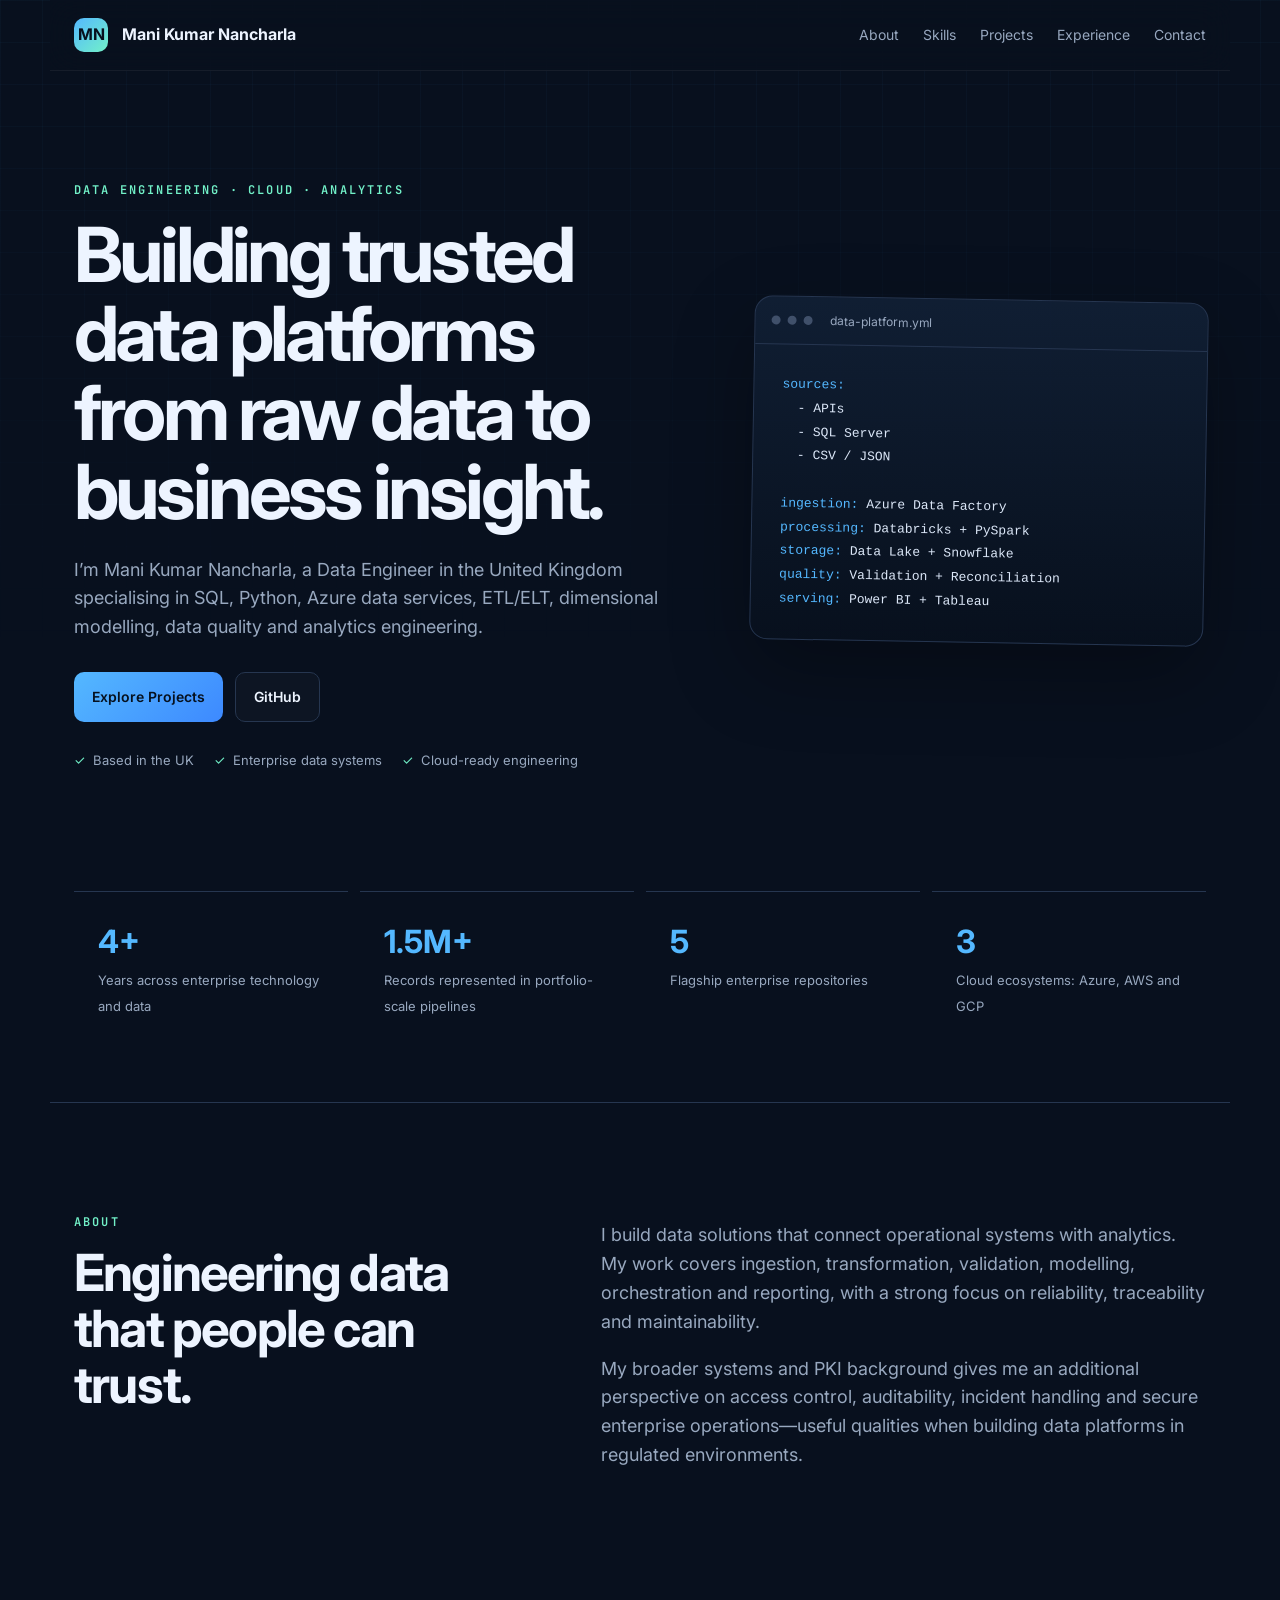
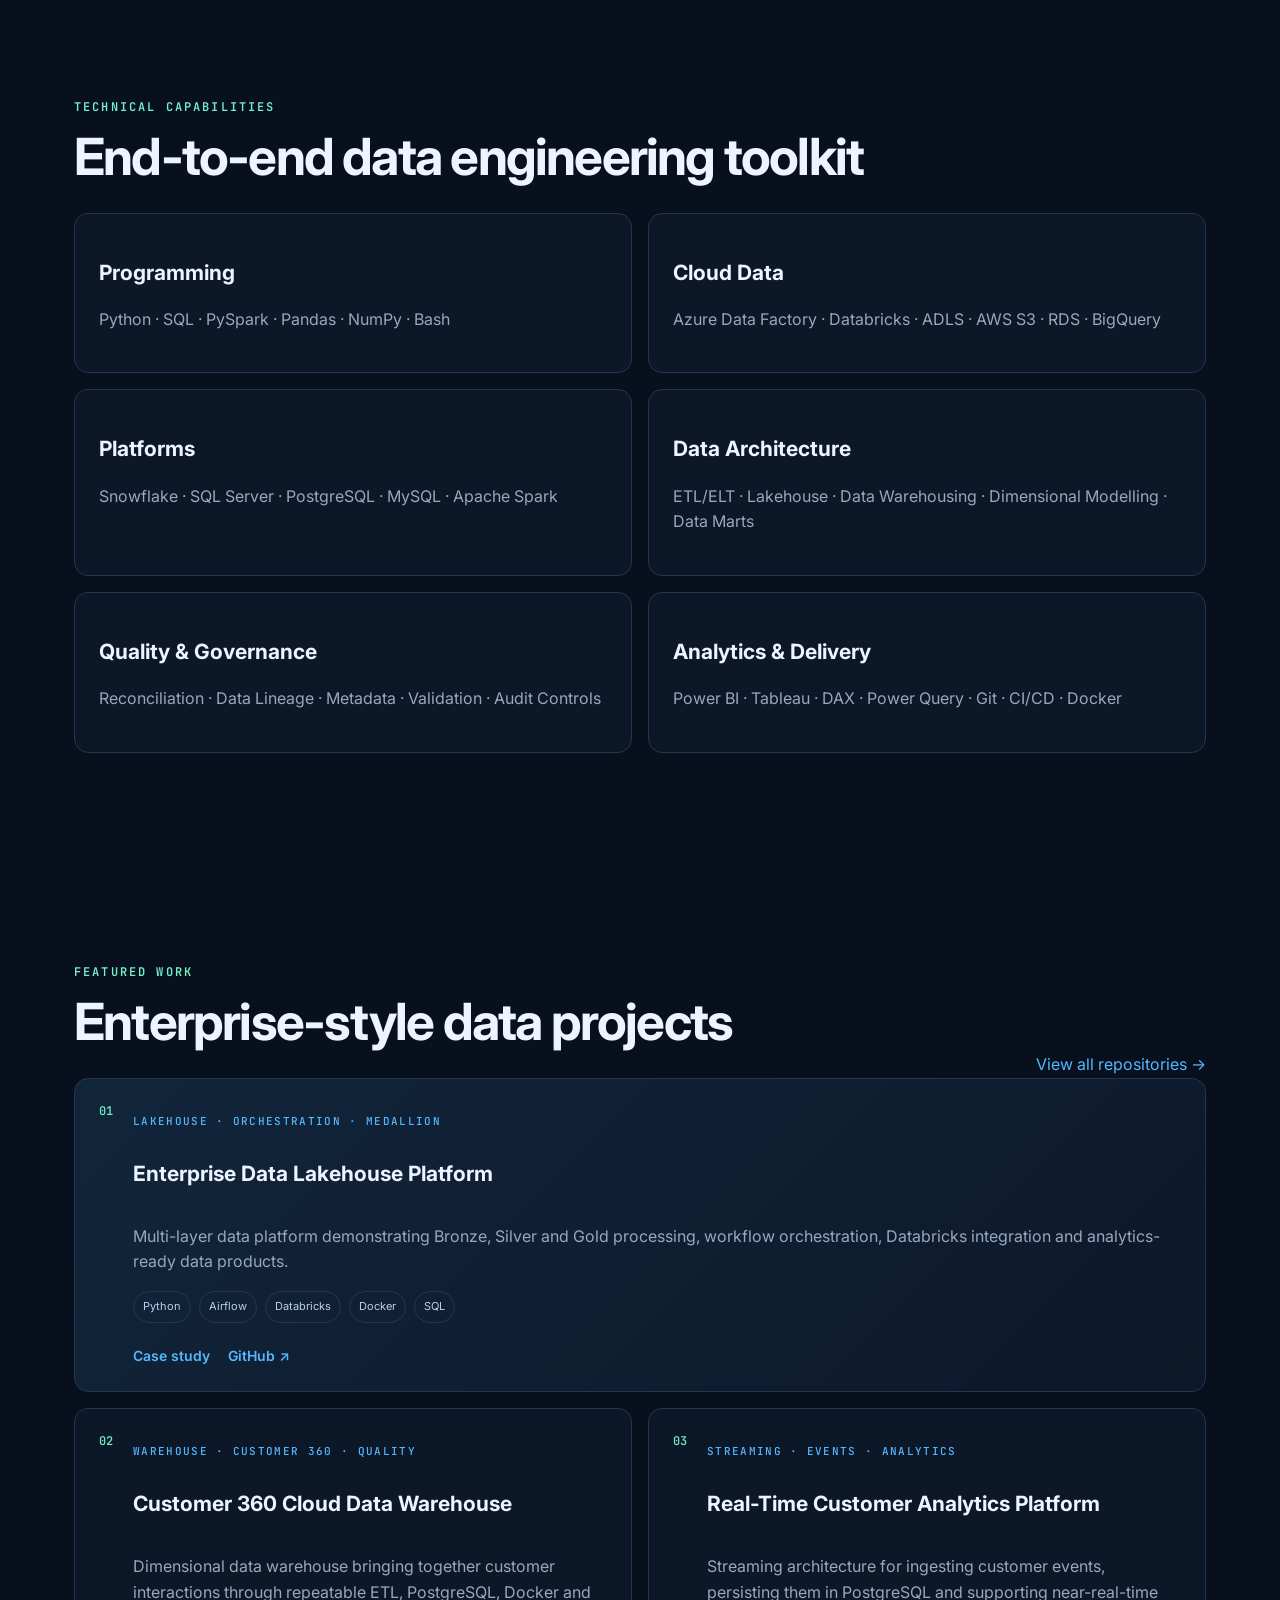
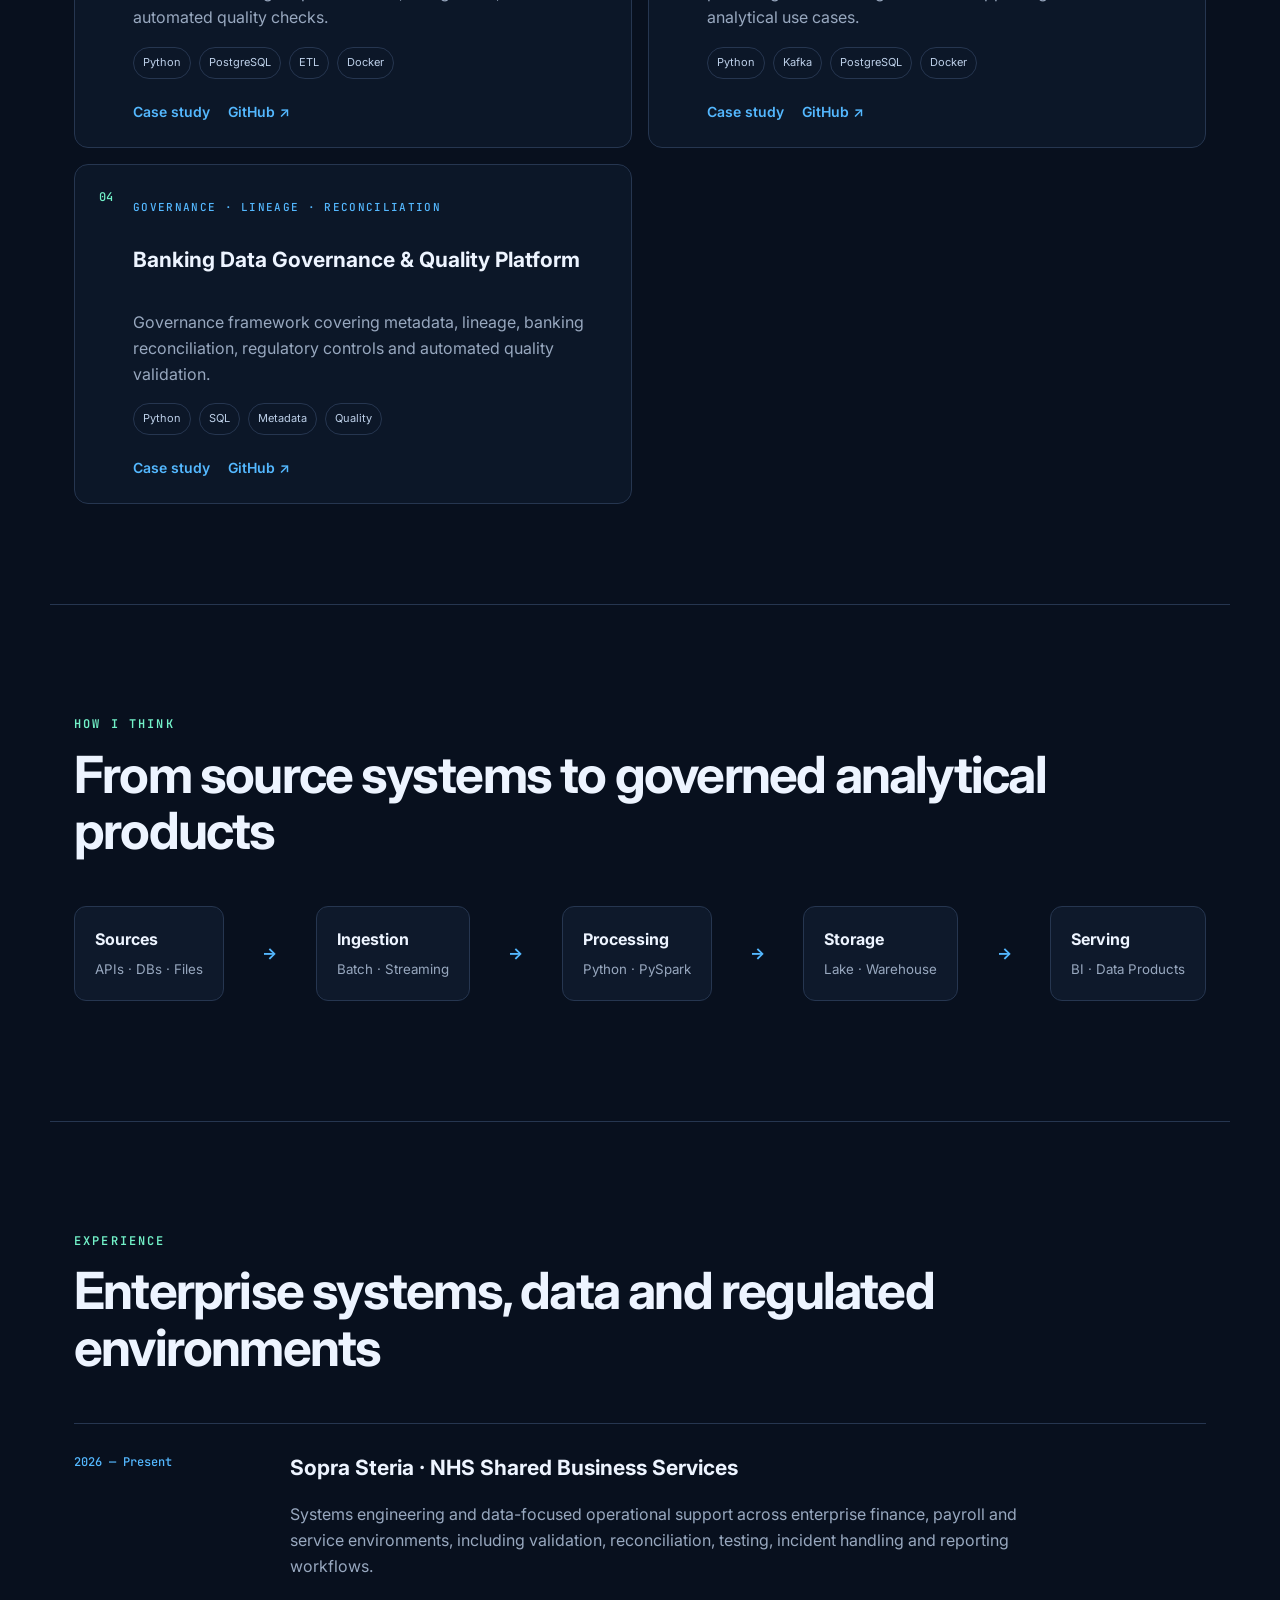
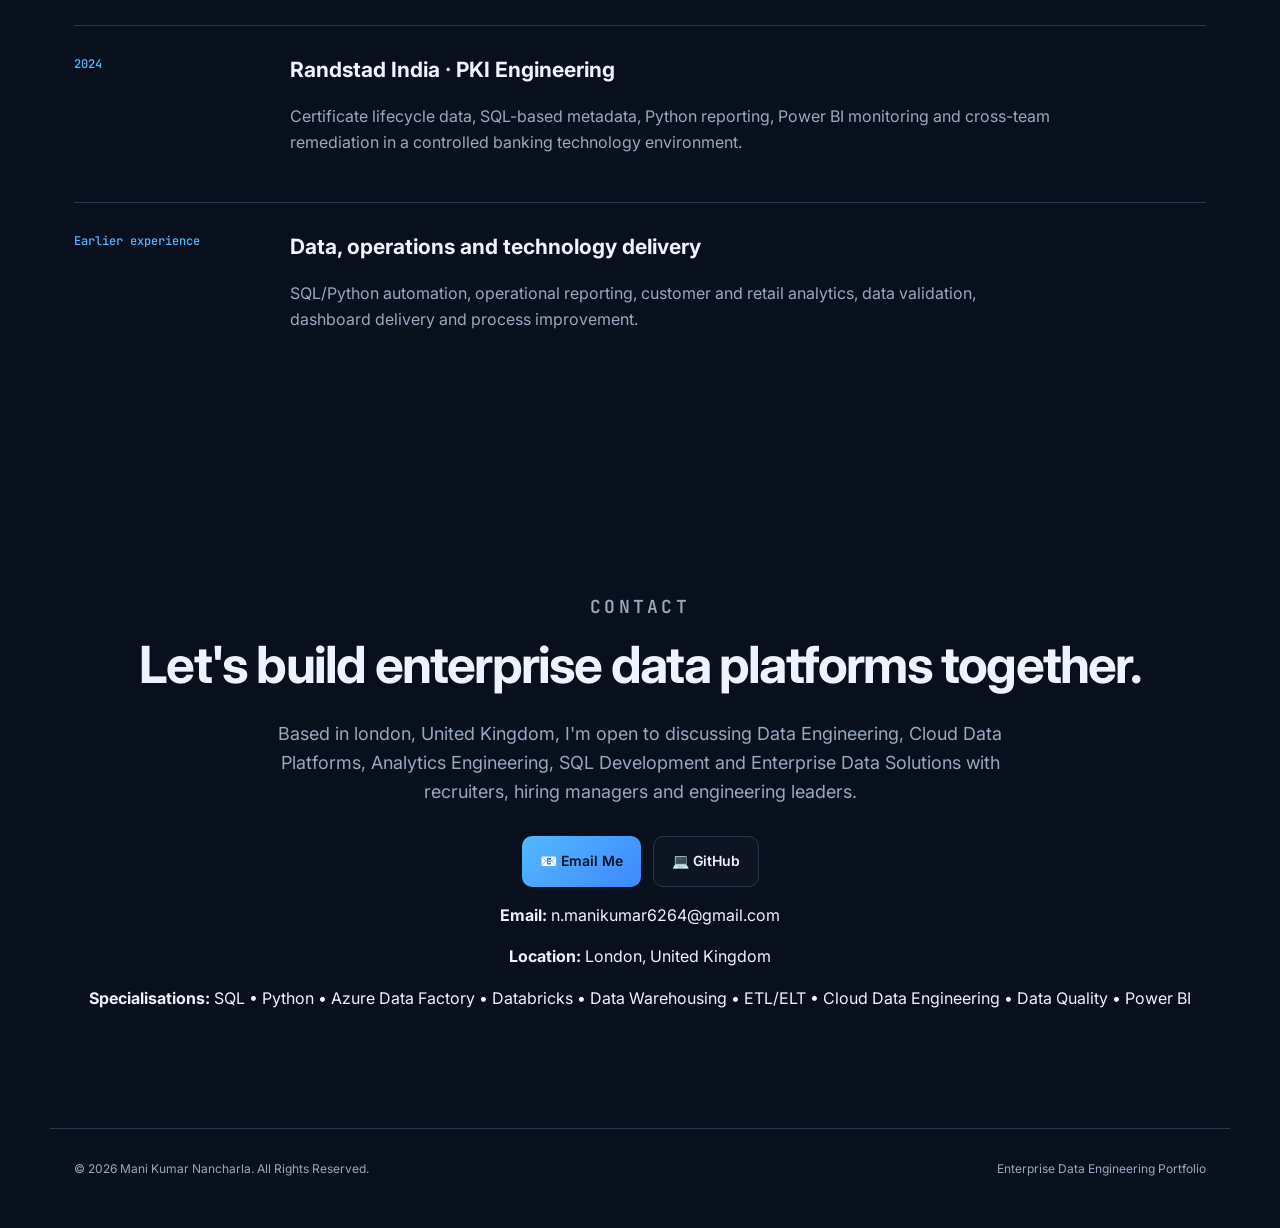
<file: index.html>
<!DOCTYPE html>
<html lang="en">
<head>
  <meta charset="UTF-8" />
  <meta name="viewport" content="width=device-width, initial-scale=1.0" />
  <meta name="description" content="Mani Kumar Nancharla — Data Engineer building cloud data platforms, ETL pipelines, data warehouses and real-time analytics solutions." />
  <meta name="keywords" content="Data Engineer, SQL Developer, ETL Developer, Azure Data Engineer, PySpark, Databricks, Snowflake, Power BI" />
  <meta name="author" content="Mani Kumar Nancharla" />
  <meta property="og:title" content="Mani Kumar Nancharla | Data Engineering Portfolio" />
  <meta property="og:description" content="Enterprise data platforms, ETL pipelines, data warehousing, governance and real-time analytics." />
  <meta property="og:type" content="website" />
  <title>Mani Kumar Nancharla | Data Engineer</title>
  <link rel="preconnect" href="https://fonts.googleapis.com">
  <link rel="preconnect" href="https://fonts.gstatic.com" crossorigin>
  <link href="https://fonts.googleapis.com/css2?family=Inter:wght@400;500;600;700;800&family=JetBrains+Mono:wght@500&display=swap" rel="stylesheet">
  <link rel="stylesheet" href="assets/styles.css" />
</head>
<body>
  <div class="grid-bg"></div>
  <header class="site-header">
    <a class="brand" href="#top"><span>MN</span> Mani Kumar Nancharla</a>
    <button class="menu-button" aria-label="Open menu">☰</button>
    <nav>
      <a href="#about">About</a><a href="#skills">Skills</a><a href="#projects">Projects</a><a href="#experience">Experience</a><a href="#contact">Contact</a>
    </nav>
  </header>

  <main id="top">
    <section class="hero section">
      <div class="hero-copy">
        <p class="eyebrow">DATA ENGINEERING · CLOUD · ANALYTICS</p>
        <h1>Building trusted data platforms from raw data to business insight.</h1>
        <p class="hero-text">I’m Mani Kumar Nancharla, a Data Engineer in the United Kingdom specialising in SQL, Python, Azure data services, ETL/ELT, dimensional modelling, data quality and analytics engineering.</p>
        <div class="cta-row">
          <a class="button primary" href="#projects">Explore Projects</a>
          <a class="button" href="https://github.com/Mani5920" target="_blank" rel="noreferrer">GitHub</a>
        </div>
        <div class="trust-row">
          <span>Based in the UK</span><span>Enterprise data systems</span><span>Cloud-ready engineering</span>
        </div>
      </div>
      <div class="pipeline-card" aria-label="Data pipeline diagram">
        <div class="terminal-head"><i></i><i></i><i></i><span>data-platform.yml</span></div>
        <pre><code><span class="muted">sources:</span>
  - APIs
  - SQL Server
  - CSV / JSON

<span class="muted">ingestion:</span> Azure Data Factory
<span class="muted">processing:</span> Databricks + PySpark
<span class="muted">storage:</span> Data Lake + Snowflake
<span class="muted">quality:</span> Validation + Reconciliation
<span class="muted">serving:</span> Power BI + Tableau</code></pre>
      </div>
    </section>

    <section class="metrics section compact">
      <article><strong>4+</strong><span>Years across enterprise technology and data</span></article>
      <article><strong>1.5M+</strong><span>Records represented in portfolio-scale pipelines</span></article>
      <article><strong>5</strong><span>Flagship enterprise repositories</span></article>
      <article><strong>3</strong><span>Cloud ecosystems: Azure, AWS and GCP</span></article>
    </section>

    <section id="about" class="section split-section">
      <div><p class="eyebrow">ABOUT</p><h2>Engineering data that people can trust.</h2></div>
      <div class="body-copy"><p>I build data solutions that connect operational systems with analytics. My work covers ingestion, transformation, validation, modelling, orchestration and reporting, with a strong focus on reliability, traceability and maintainability.</p><p>My broader systems and PKI background gives me an additional perspective on access control, auditability, incident handling and secure enterprise operations—useful qualities when building data platforms in regulated environments.</p></div>
    </section>

    <section id="skills" class="section">
      <p class="eyebrow">TECHNICAL CAPABILITIES</p><h2>End-to-end data engineering toolkit</h2>
      <div class="skill-grid">
        <article><h3>Programming</h3><p>Python · SQL · PySpark · Pandas · NumPy · Bash</p></article>
        <article><h3>Cloud Data</h3><p>Azure Data Factory · Databricks · ADLS · AWS S3 · RDS · BigQuery</p></article>
        <article><h3>Platforms</h3><p>Snowflake · SQL Server · PostgreSQL · MySQL · Apache Spark</p></article>
        <article><h3>Data Architecture</h3><p>ETL/ELT · Lakehouse · Data Warehousing · Dimensional Modelling · Data Marts</p></article>
        <article><h3>Quality & Governance</h3><p>Reconciliation · Data Lineage · Metadata · Validation · Audit Controls</p></article>
        <article><h3>Analytics & Delivery</h3><p>Power BI · Tableau · DAX · Power Query · Git · CI/CD · Docker</p></article>
      </div>
    </section>

    <section id="projects" class="section">
      <div class="section-heading"><div><p class="eyebrow">FEATURED WORK</p><h2>Enterprise-style data projects</h2></div><a href="https://github.com/Mani5920?tab=repositories" target="_blank" rel="noreferrer">View all repositories →</a></div>
      <div class="project-grid">
        <article class="project-card featured">
          <span class="project-number">01</span><div class="project-content"><p class="tagline">LAKEHOUSE · ORCHESTRATION · MEDALLION</p><h3>Enterprise Data Lakehouse Platform</h3><p>Multi-layer data platform demonstrating Bronze, Silver and Gold processing, workflow orchestration, Databricks integration and analytics-ready data products.</p><div class="tags"><span>Python</span><span>Airflow</span><span>Databricks</span><span>Docker</span><span>SQL</span></div><div class="links"><a href="projects/lakehouse.html">Case study</a><a href="https://github.com/Mani5920/Enterprise-Data-Lakehouse-Platform" target="_blank" rel="noreferrer">GitHub ↗</a></div></div>
        </article>
        <article class="project-card"><span class="project-number">02</span><div class="project-content"><p class="tagline">WAREHOUSE · CUSTOMER 360 · QUALITY</p><h3>Customer 360 Cloud Data Warehouse</h3><p>Dimensional data warehouse bringing together customer interactions through repeatable ETL, PostgreSQL, Docker and automated quality checks.</p><div class="tags"><span>Python</span><span>PostgreSQL</span><span>ETL</span><span>Docker</span></div><div class="links"><a href="projects/customer360.html">Case study</a><a href="https://github.com/Mani5920/Customer-360-cloud-data-warehouse" target="_blank" rel="noreferrer">GitHub ↗</a></div></div></article>
        <article class="project-card"><span class="project-number">03</span><div class="project-content"><p class="tagline">STREAMING · EVENTS · ANALYTICS</p><h3>Real-Time Customer Analytics Platform</h3><p>Streaming architecture for ingesting customer events, persisting them in PostgreSQL and supporting near-real-time analytical use cases.</p><div class="tags"><span>Python</span><span>Kafka</span><span>PostgreSQL</span><span>Docker</span></div><div class="links"><a href="projects/realtime.html">Case study</a><a href="https://github.com/Mani5920/Real-Time-Customer-Analytics-Platform" target="_blank" rel="noreferrer">GitHub ↗</a></div></div></article>
        <article class="project-card"><span class="project-number">04</span><div class="project-content"><p class="tagline">GOVERNANCE · LINEAGE · RECONCILIATION</p><h3>Banking Data Governance & Quality Platform</h3><p>Governance framework covering metadata, lineage, banking reconciliation, regulatory controls and automated quality validation.</p><div class="tags"><span>Python</span><span>SQL</span><span>Metadata</span><span>Quality</span></div><div class="links"><a href="projects/governance.html">Case study</a><a href="https://github.com/Mani5920/Enterprise-banking-data-governance-quality-platform" target="_blank" rel="noreferrer">GitHub ↗</a></div></div></article>
      </div>
    </section>

    <section class="section architecture">
      <p class="eyebrow">HOW I THINK</p><h2>From source systems to governed analytical products</h2>
      <div class="flow"><div>Sources<small>APIs · DBs · Files</small></div><b>→</b><div>Ingestion<small>Batch · Streaming</small></div><b>→</b><div>Processing<small>Python · PySpark</small></div><b>→</b><div>Storage<small>Lake · Warehouse</small></div><b>→</b><div>Serving<small>BI · Data Products</small></div></div>
    </section>

    <section id="experience" class="section">
      <p class="eyebrow">EXPERIENCE</p><h2>Enterprise systems, data and regulated environments</h2>
      <div class="timeline">
        <article><time>2026 — Present</time><div><h3>Sopra Steria · NHS Shared Business Services</h3><p>Systems engineering and data-focused operational support across enterprise finance, payroll and service environments, including validation, reconciliation, testing, incident handling and reporting workflows.</p></div></article>
        <article><time>2024</time><div><h3>Randstad India · PKI Engineering</h3><p>Certificate lifecycle data, SQL-based metadata, Python reporting, Power BI monitoring and cross-team remediation in a controlled banking technology environment.</p></div></article>
        <article><time>Earlier experience</time><div><h3>Data, operations and technology delivery</h3><p>SQL/Python automation, operational reporting, customer and retail analytics, data validation, dashboard delivery and process improvement.</p></div></article>
      </div>
    </section>

    <section id="contact" class="section contact-section">

  <p class="eyebrow">CONTACT</p>

  <h2>Let's build enterprise data platforms together.</h2>

  <p>
    Based in london, United Kingdom, I'm open to discussing
    Data Engineering, Cloud Data Platforms, Analytics Engineering,
    SQL Development and Enterprise Data Solutions with recruiters,
    hiring managers and engineering leaders.
  </p>

  <div class="cta-row">

    <a class="button primary"
       href="mailto:n.manikumar6264@gmail.com">
       📧 Email Me
    </a>

    <a class="button"
       href="https://github.com/Mani5920"
       target="_blank"
       rel="noreferrer">
       💻 GitHub
    </a>

  </div>

  <div class="contact-details">

    <p><strong>Email:</strong> n.manikumar6264@gmail.com</p>

    <p><strong>Location:</strong> London, United Kingdom</p>

    <p><strong>Specialisations:</strong> SQL • Python • Azure Data Factory • Databricks • Data Warehousing • ETL/ELT • Cloud Data Engineering • Data Quality • Power BI</p>

  </div>

</section>
  </main>

  <footer>

<span>
© 2026 Mani Kumar Nancharla. All Rights Reserved.
</span>

<span>
Enterprise Data Engineering Portfolio
</span>

</footer>
  <script src="assets/script.js"></script>
</body>
</html>
</file>
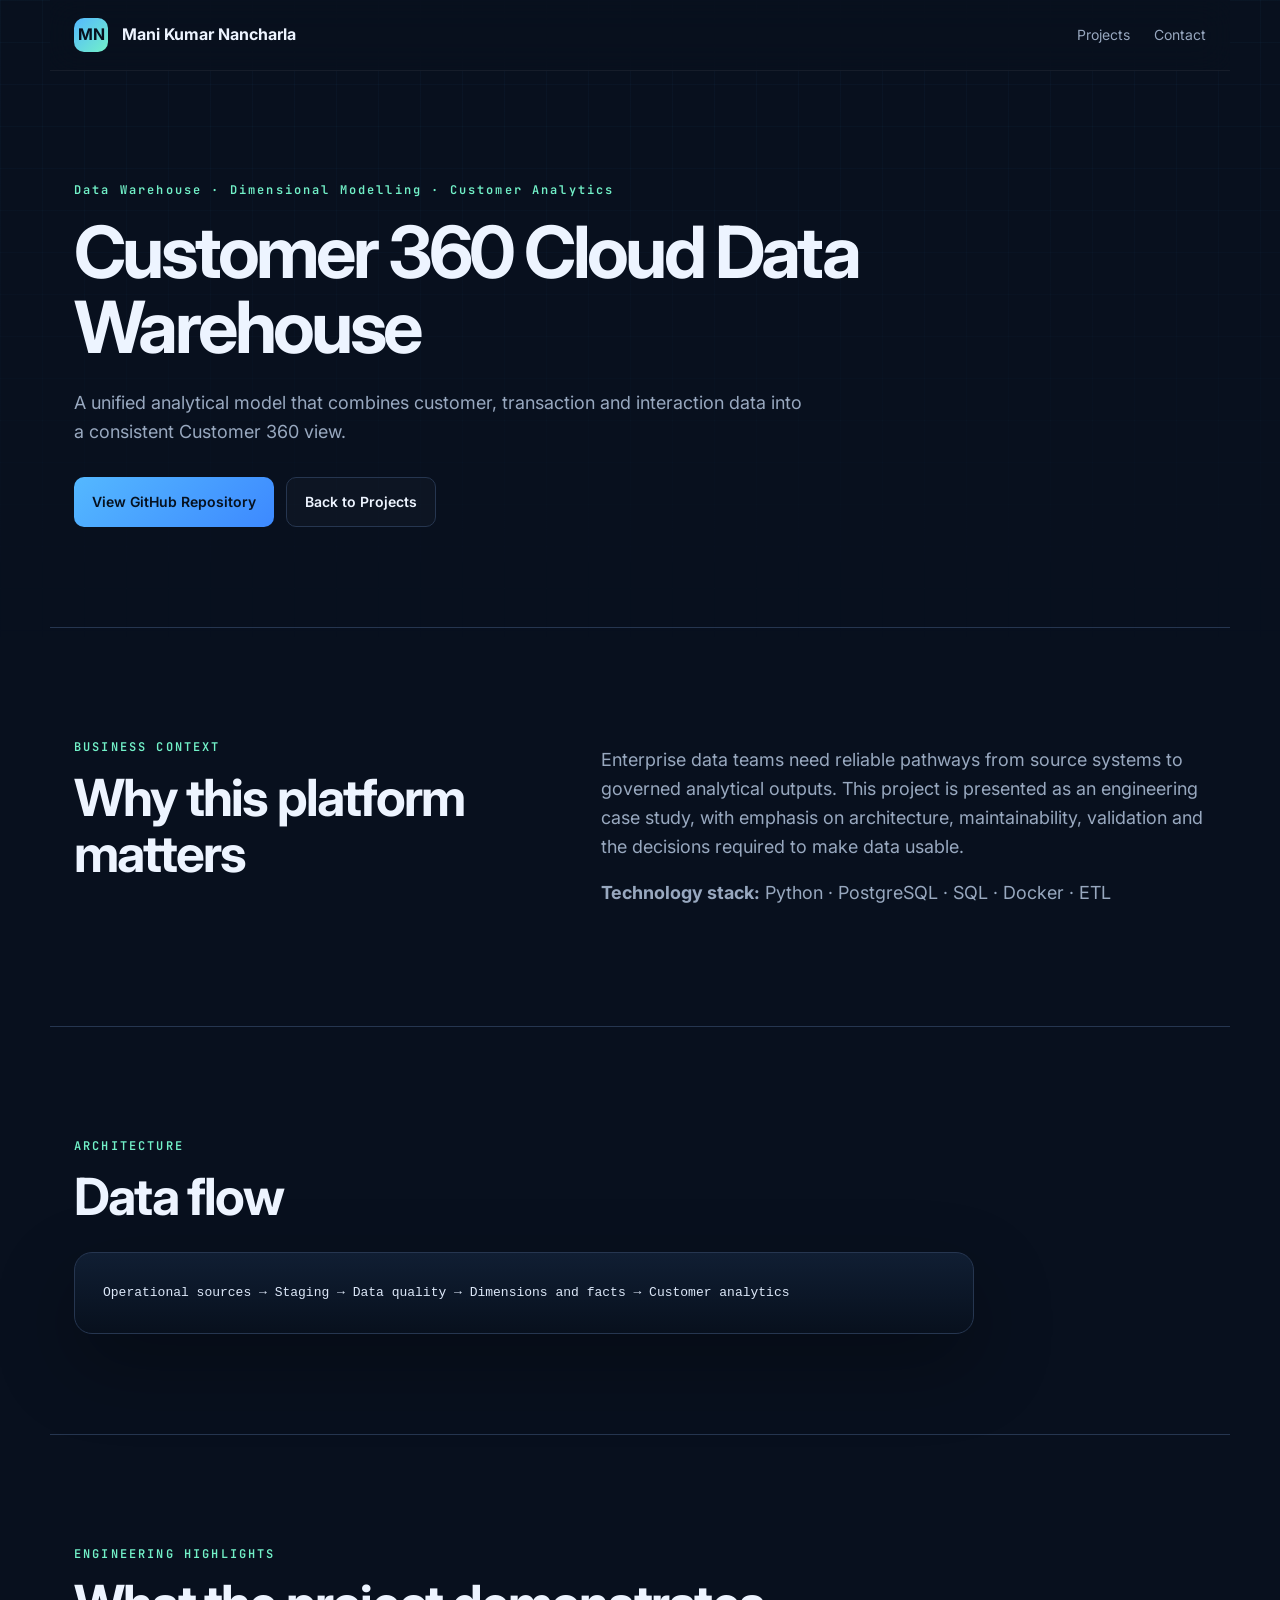
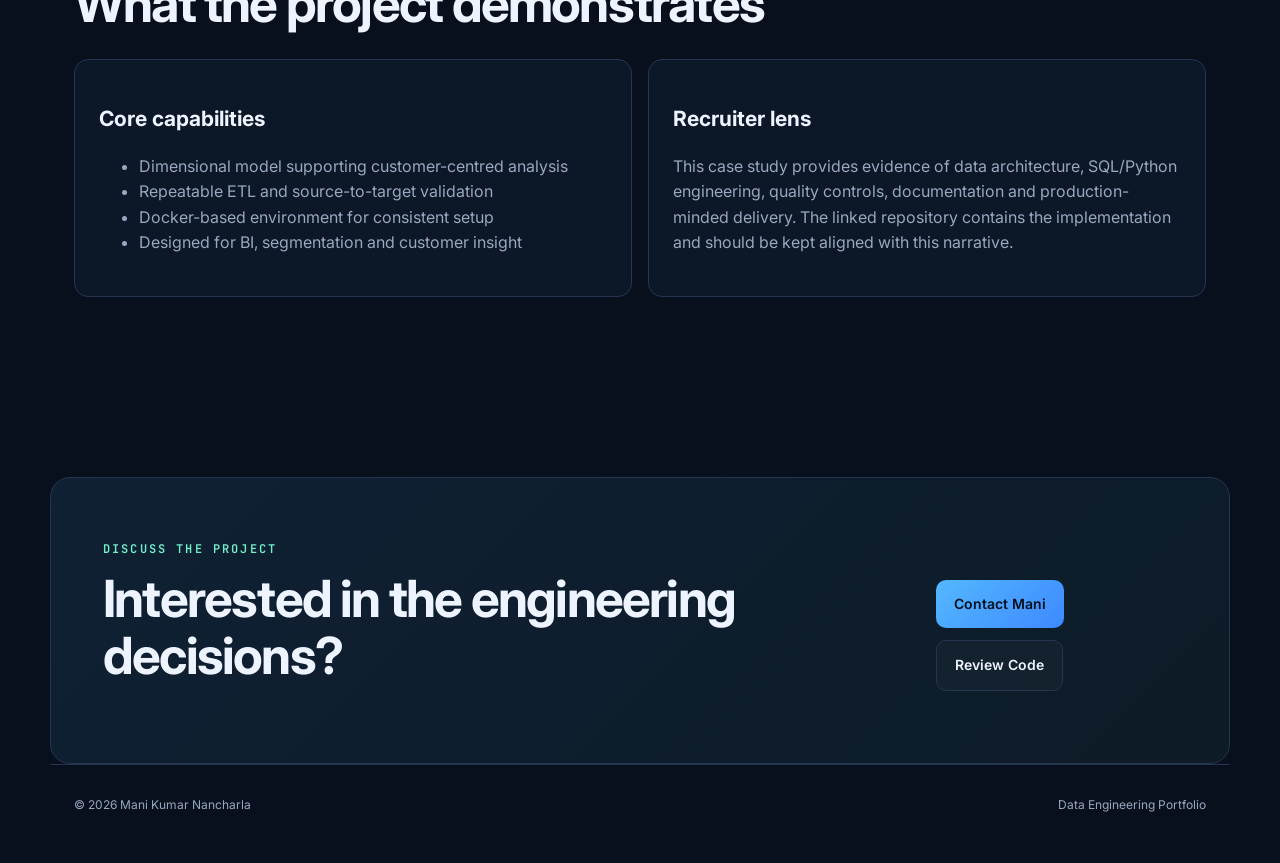
<file: projects/customer360.html>
<!DOCTYPE html><html lang="en"><head><meta charset="UTF-8"><meta name="viewport" content="width=device-width,initial-scale=1"><title>Customer 360 Cloud Data Warehouse | Mani Kumar Nancharla</title><link rel="preconnect" href="https://fonts.googleapis.com"><link rel="preconnect" href="https://fonts.gstatic.com" crossorigin><link href="https://fonts.googleapis.com/css2?family=Inter:wght@400;500;600;700;800&family=JetBrains+Mono:wght@500&display=swap" rel="stylesheet"><link rel="stylesheet" href="../assets/styles.css"></head><body><div class="grid-bg"></div><header class="site-header"><a class="brand" href="../index.html"><span>MN</span> Mani Kumar Nancharla</a><nav><a href="../index.html#projects">Projects</a><a href="../index.html#contact">Contact</a></nav></header><main><section class="section"><p class="eyebrow">Data Warehouse · Dimensional Modelling · Customer Analytics</p><h1 style="font-size:clamp(42px,6vw,72px);max-width:950px">Customer 360 Cloud Data Warehouse</h1><p class="hero-text">A unified analytical model that combines customer, transaction and interaction data into a consistent Customer 360 view.</p><div class="cta-row"><a class="button primary" href="https://github.com/Mani5920/Customer-360-cloud-data-warehouse" target="_blank">View GitHub Repository</a><a class="button" href="../index.html#projects">Back to Projects</a></div></section><section class="section split-section"><div><p class="eyebrow">BUSINESS CONTEXT</p><h2>Why this platform matters</h2></div><div class="body-copy"><p>Enterprise data teams need reliable pathways from source systems to governed analytical outputs. This project is presented as an engineering case study, with emphasis on architecture, maintainability, validation and the decisions required to make data usable.</p><p><strong>Technology stack:</strong> Python · PostgreSQL · SQL · Docker · ETL</p></div></section><section class="section architecture"><p class="eyebrow">ARCHITECTURE</p><h2>Data flow</h2><div class="pipeline-card" style="transform:none;max-width:900px"><pre><code>Operational sources → Staging → Data quality → Dimensions and facts → Customer analytics</code></pre></div></section><section class="section"><p class="eyebrow">ENGINEERING HIGHLIGHTS</p><h2>What the project demonstrates</h2><div class="skill-grid"><article><h3>Core capabilities</h3><ul style="color:var(--muted)"><li>Dimensional model supporting customer-centred analysis</li><li>Repeatable ETL and source-to-target validation</li><li>Docker-based environment for consistent setup</li><li>Designed for BI, segmentation and customer insight</li></ul></article><article><h3>Recruiter lens</h3><p>This case study provides evidence of data architecture, SQL/Python engineering, quality controls, documentation and production-minded delivery. The linked repository contains the implementation and should be kept aligned with this narrative.</p></article></div></section><section class="section resume-panel"><div><p class="eyebrow">DISCUSS THE PROJECT</p><h2>Interested in the engineering decisions?</h2></div><div class="cta-row"><a class="button primary" href="mailto:nmanikumar5920@gmail.com">Contact Mani</a><a class="button" href="https://github.com/Mani5920/Customer-360-cloud-data-warehouse" target="_blank">Review Code</a></div></section></main><footer><span>© 2026 Mani Kumar Nancharla</span><span>Data Engineering Portfolio</span></footer></body></html>
</file>
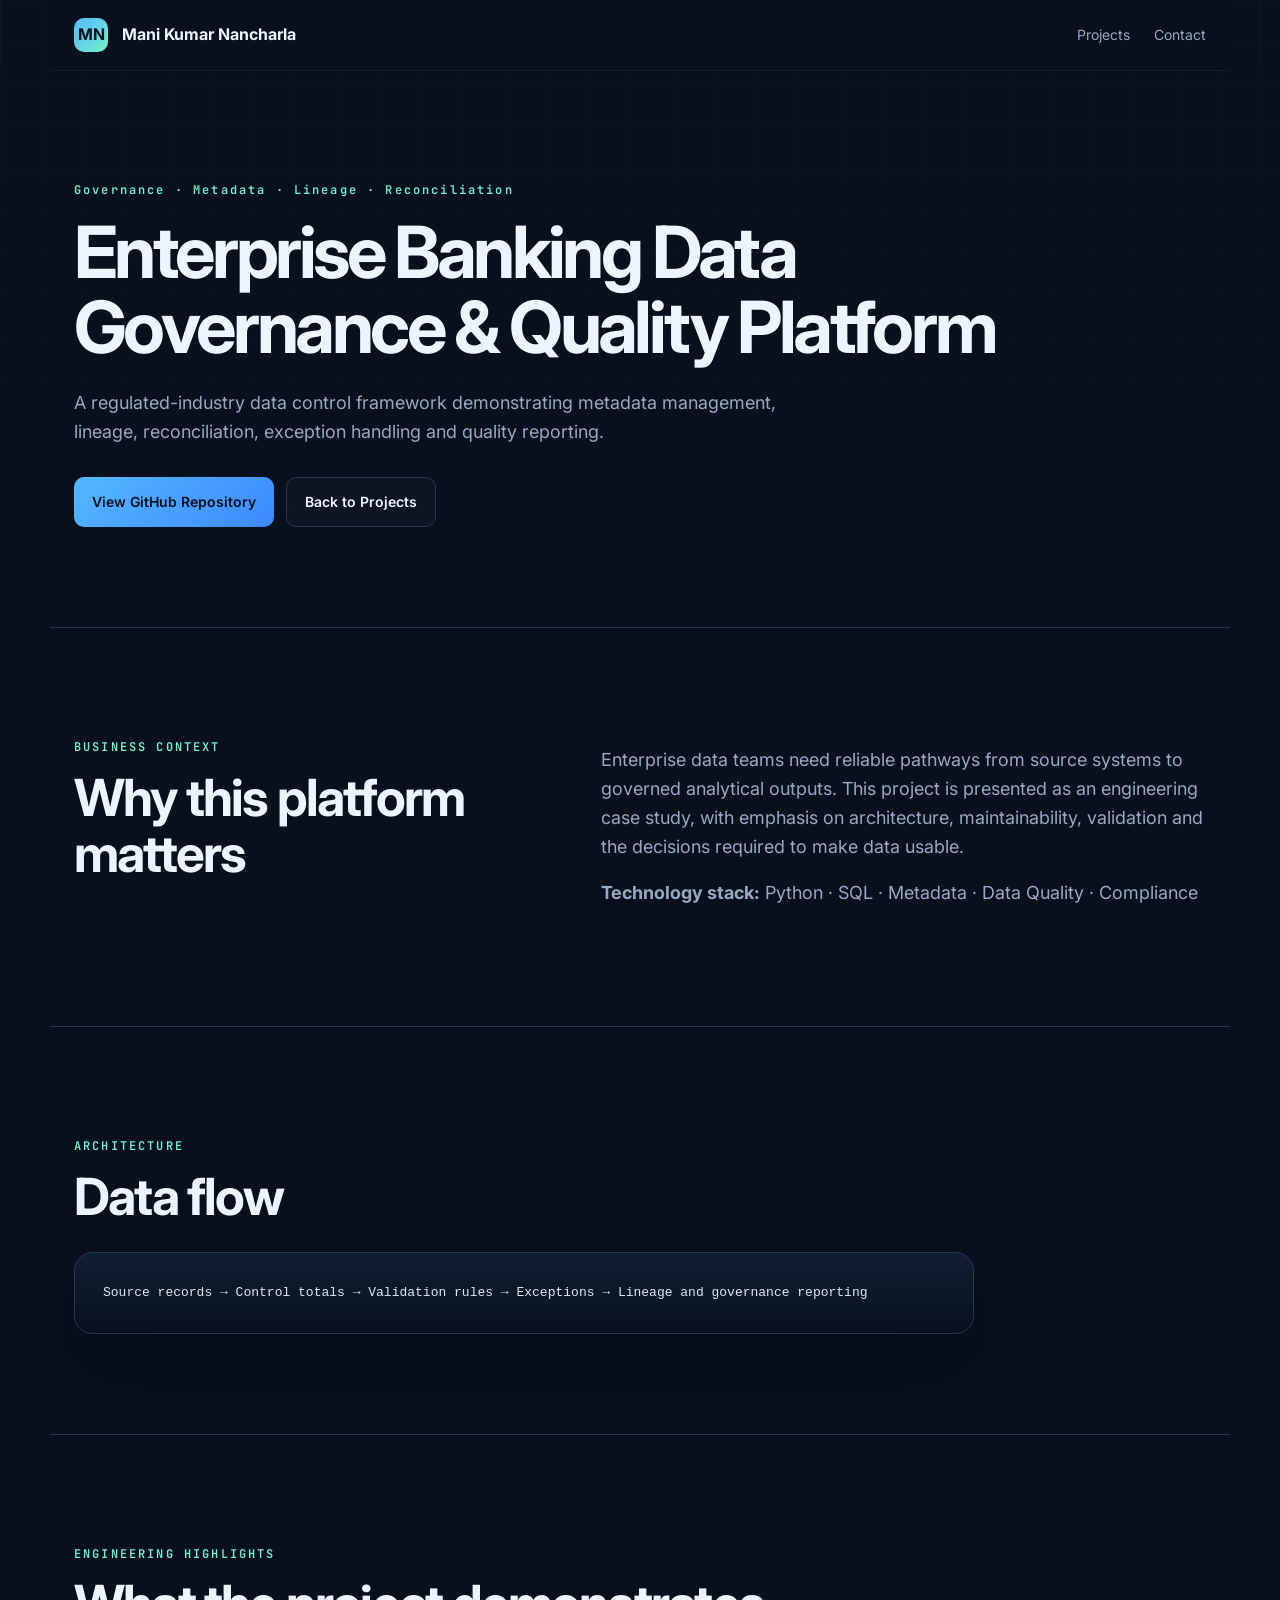
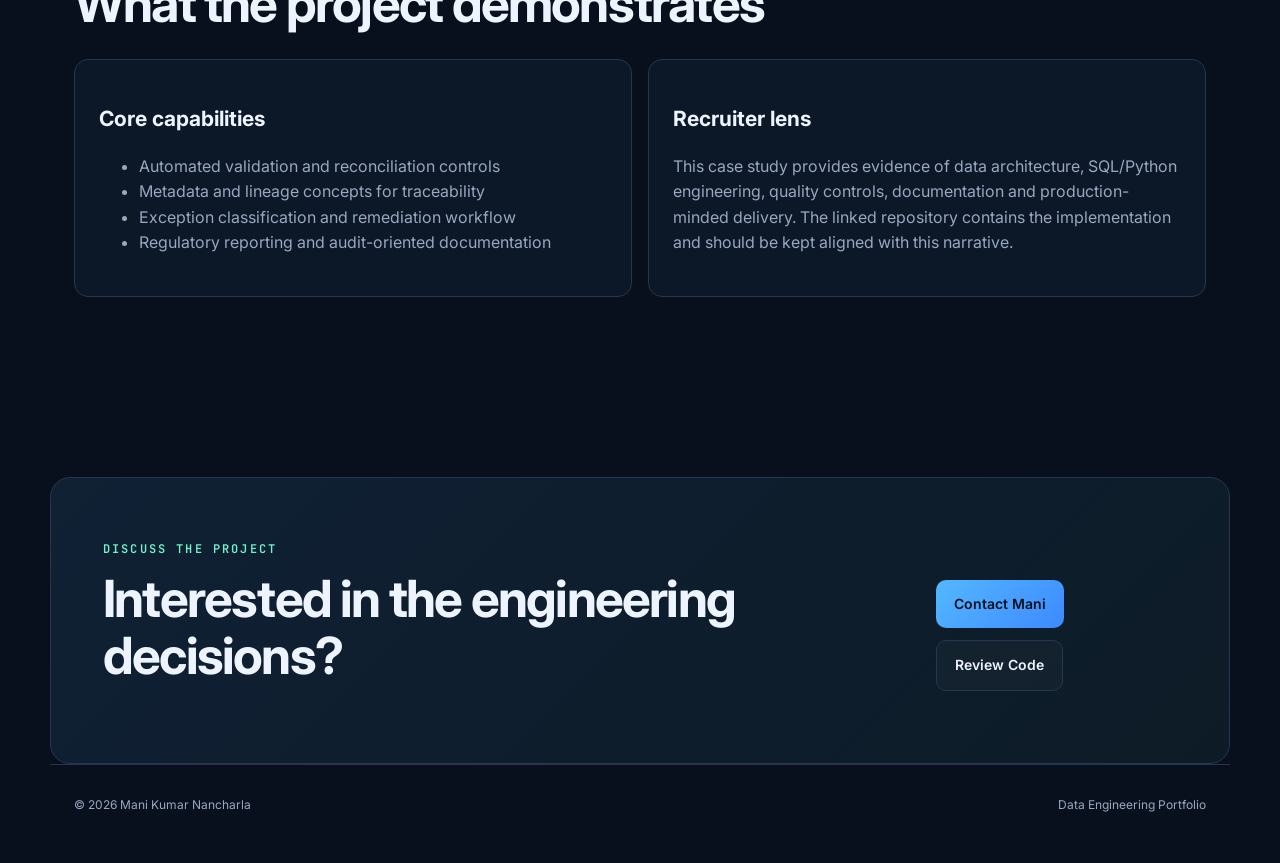
<file: projects/governance.html>
<!DOCTYPE html><html lang="en"><head><meta charset="UTF-8"><meta name="viewport" content="width=device-width,initial-scale=1"><title>Enterprise Banking Data Governance & Quality Platform | Mani Kumar Nancharla</title><link rel="preconnect" href="https://fonts.googleapis.com"><link rel="preconnect" href="https://fonts.gstatic.com" crossorigin><link href="https://fonts.googleapis.com/css2?family=Inter:wght@400;500;600;700;800&family=JetBrains+Mono:wght@500&display=swap" rel="stylesheet"><link rel="stylesheet" href="../assets/styles.css"></head><body><div class="grid-bg"></div><header class="site-header"><a class="brand" href="../index.html"><span>MN</span> Mani Kumar Nancharla</a><nav><a href="../index.html#projects">Projects</a><a href="../index.html#contact">Contact</a></nav></header><main><section class="section"><p class="eyebrow">Governance · Metadata · Lineage · Reconciliation</p><h1 style="font-size:clamp(42px,6vw,72px);max-width:950px">Enterprise Banking Data Governance & Quality Platform</h1><p class="hero-text">A regulated-industry data control framework demonstrating metadata management, lineage, reconciliation, exception handling and quality reporting.</p><div class="cta-row"><a class="button primary" href="https://github.com/Mani5920/Enterprise-banking-data-governance-quality-platform" target="_blank">View GitHub Repository</a><a class="button" href="../index.html#projects">Back to Projects</a></div></section><section class="section split-section"><div><p class="eyebrow">BUSINESS CONTEXT</p><h2>Why this platform matters</h2></div><div class="body-copy"><p>Enterprise data teams need reliable pathways from source systems to governed analytical outputs. This project is presented as an engineering case study, with emphasis on architecture, maintainability, validation and the decisions required to make data usable.</p><p><strong>Technology stack:</strong> Python · SQL · Metadata · Data Quality · Compliance</p></div></section><section class="section architecture"><p class="eyebrow">ARCHITECTURE</p><h2>Data flow</h2><div class="pipeline-card" style="transform:none;max-width:900px"><pre><code>Source records → Control totals → Validation rules → Exceptions → Lineage and governance reporting</code></pre></div></section><section class="section"><p class="eyebrow">ENGINEERING HIGHLIGHTS</p><h2>What the project demonstrates</h2><div class="skill-grid"><article><h3>Core capabilities</h3><ul style="color:var(--muted)"><li>Automated validation and reconciliation controls</li><li>Metadata and lineage concepts for traceability</li><li>Exception classification and remediation workflow</li><li>Regulatory reporting and audit-oriented documentation</li></ul></article><article><h3>Recruiter lens</h3><p>This case study provides evidence of data architecture, SQL/Python engineering, quality controls, documentation and production-minded delivery. The linked repository contains the implementation and should be kept aligned with this narrative.</p></article></div></section><section class="section resume-panel"><div><p class="eyebrow">DISCUSS THE PROJECT</p><h2>Interested in the engineering decisions?</h2></div><div class="cta-row"><a class="button primary" href="mailto:nmanikumar5920@gmail.com">Contact Mani</a><a class="button" href="https://github.com/Mani5920/Enterprise-banking-data-governance-quality-platform" target="_blank">Review Code</a></div></section></main><footer><span>© 2026 Mani Kumar Nancharla</span><span>Data Engineering Portfolio</span></footer></body></html>
</file>
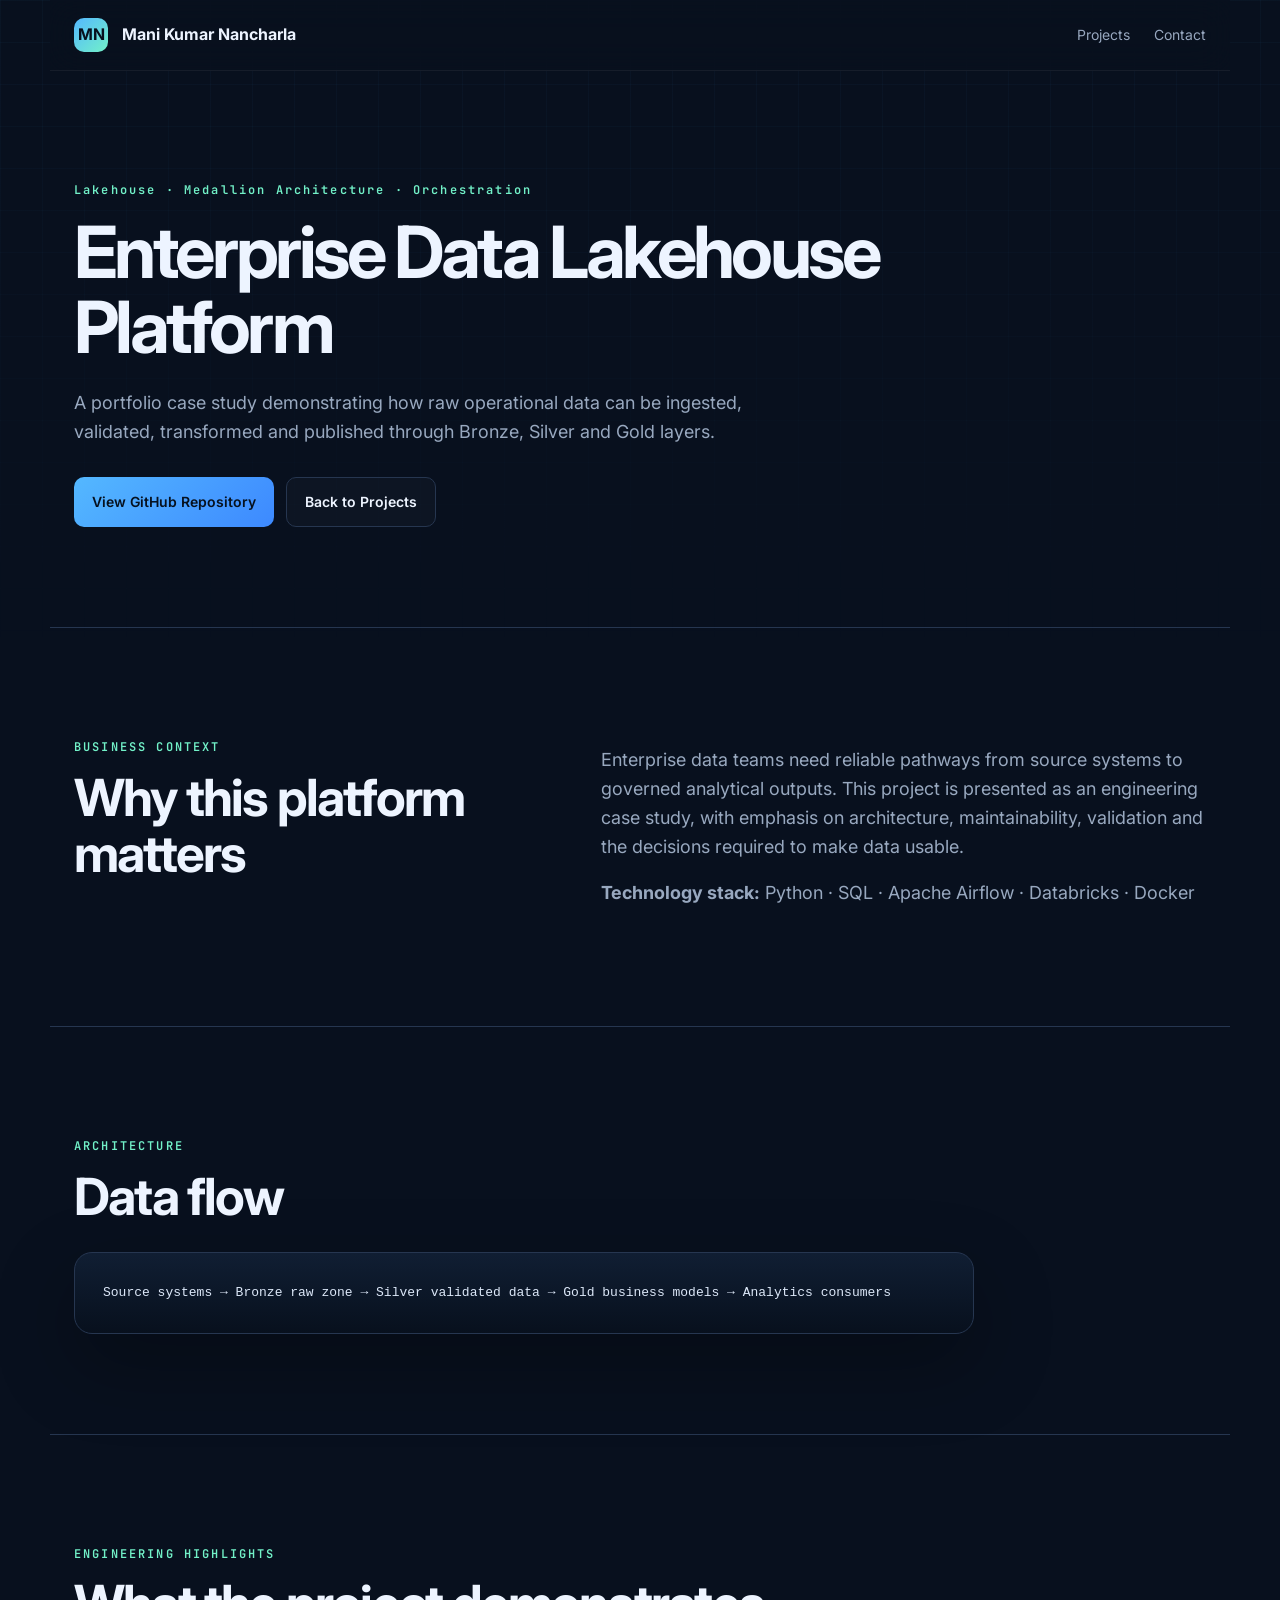
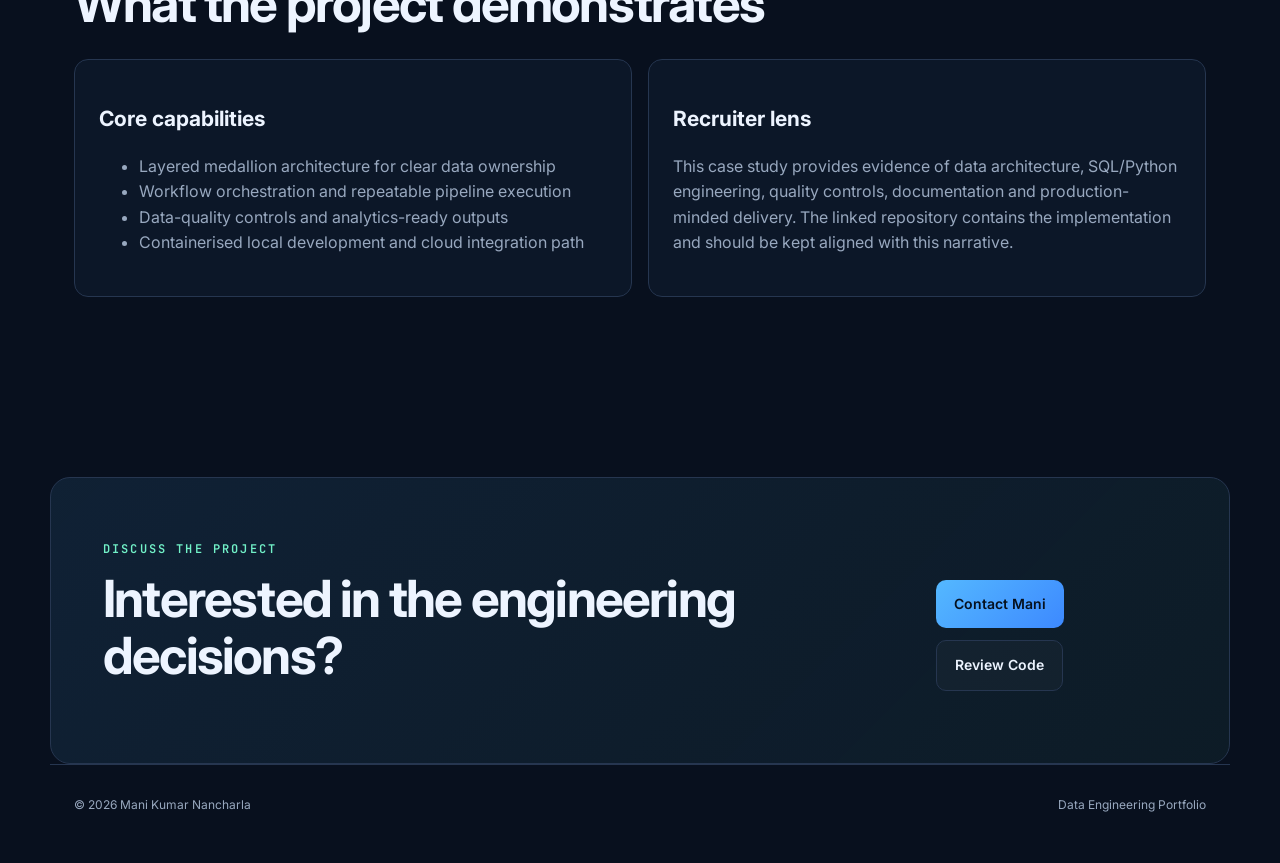
<file: projects/lakehouse.html>
<!DOCTYPE html><html lang="en"><head><meta charset="UTF-8"><meta name="viewport" content="width=device-width,initial-scale=1"><title>Enterprise Data Lakehouse Platform | Mani Kumar Nancharla</title><link rel="preconnect" href="https://fonts.googleapis.com"><link rel="preconnect" href="https://fonts.gstatic.com" crossorigin><link href="https://fonts.googleapis.com/css2?family=Inter:wght@400;500;600;700;800&family=JetBrains+Mono:wght@500&display=swap" rel="stylesheet"><link rel="stylesheet" href="../assets/styles.css"></head><body><div class="grid-bg"></div><header class="site-header"><a class="brand" href="../index.html"><span>MN</span> Mani Kumar Nancharla</a><nav><a href="../index.html#projects">Projects</a><a href="../index.html#contact">Contact</a></nav></header><main><section class="section"><p class="eyebrow">Lakehouse · Medallion Architecture · Orchestration</p><h1 style="font-size:clamp(42px,6vw,72px);max-width:950px">Enterprise Data Lakehouse Platform</h1><p class="hero-text">A portfolio case study demonstrating how raw operational data can be ingested, validated, transformed and published through Bronze, Silver and Gold layers.</p><div class="cta-row"><a class="button primary" href="https://github.com/Mani5920/Enterprise-Data-Lakehouse-Platform" target="_blank">View GitHub Repository</a><a class="button" href="../index.html#projects">Back to Projects</a></div></section><section class="section split-section"><div><p class="eyebrow">BUSINESS CONTEXT</p><h2>Why this platform matters</h2></div><div class="body-copy"><p>Enterprise data teams need reliable pathways from source systems to governed analytical outputs. This project is presented as an engineering case study, with emphasis on architecture, maintainability, validation and the decisions required to make data usable.</p><p><strong>Technology stack:</strong> Python · SQL · Apache Airflow · Databricks · Docker</p></div></section><section class="section architecture"><p class="eyebrow">ARCHITECTURE</p><h2>Data flow</h2><div class="pipeline-card" style="transform:none;max-width:900px"><pre><code>Source systems → Bronze raw zone → Silver validated data → Gold business models → Analytics consumers</code></pre></div></section><section class="section"><p class="eyebrow">ENGINEERING HIGHLIGHTS</p><h2>What the project demonstrates</h2><div class="skill-grid"><article><h3>Core capabilities</h3><ul style="color:var(--muted)"><li>Layered medallion architecture for clear data ownership</li><li>Workflow orchestration and repeatable pipeline execution</li><li>Data-quality controls and analytics-ready outputs</li><li>Containerised local development and cloud integration path</li></ul></article><article><h3>Recruiter lens</h3><p>This case study provides evidence of data architecture, SQL/Python engineering, quality controls, documentation and production-minded delivery. The linked repository contains the implementation and should be kept aligned with this narrative.</p></article></div></section><section class="section resume-panel"><div><p class="eyebrow">DISCUSS THE PROJECT</p><h2>Interested in the engineering decisions?</h2></div><div class="cta-row"><a class="button primary" href="mailto:nmanikumar5920@gmail.com">Contact Mani</a><a class="button" href="https://github.com/Mani5920/Enterprise-Data-Lakehouse-Platform" target="_blank">Review Code</a></div></section></main><footer><span>© 2026 Mani Kumar Nancharla</span><span>Data Engineering Portfolio</span></footer></body></html>
</file>
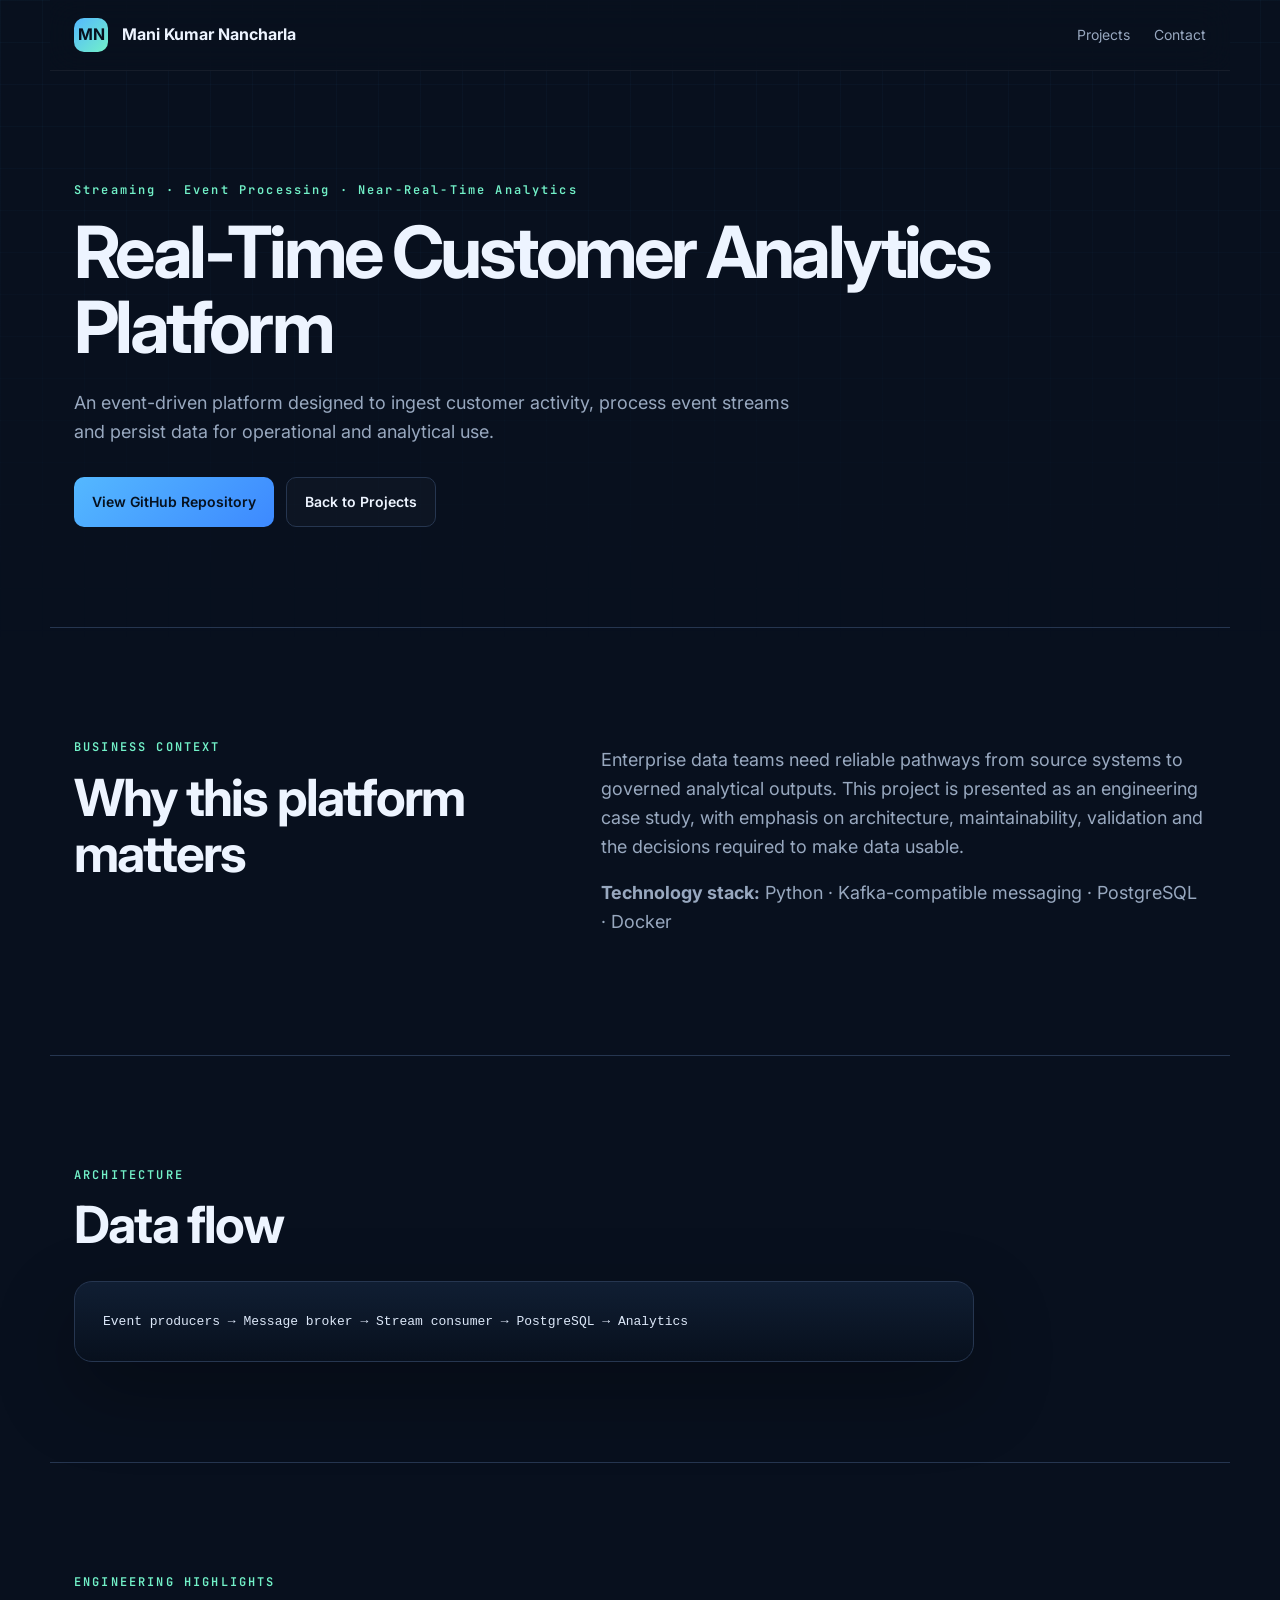
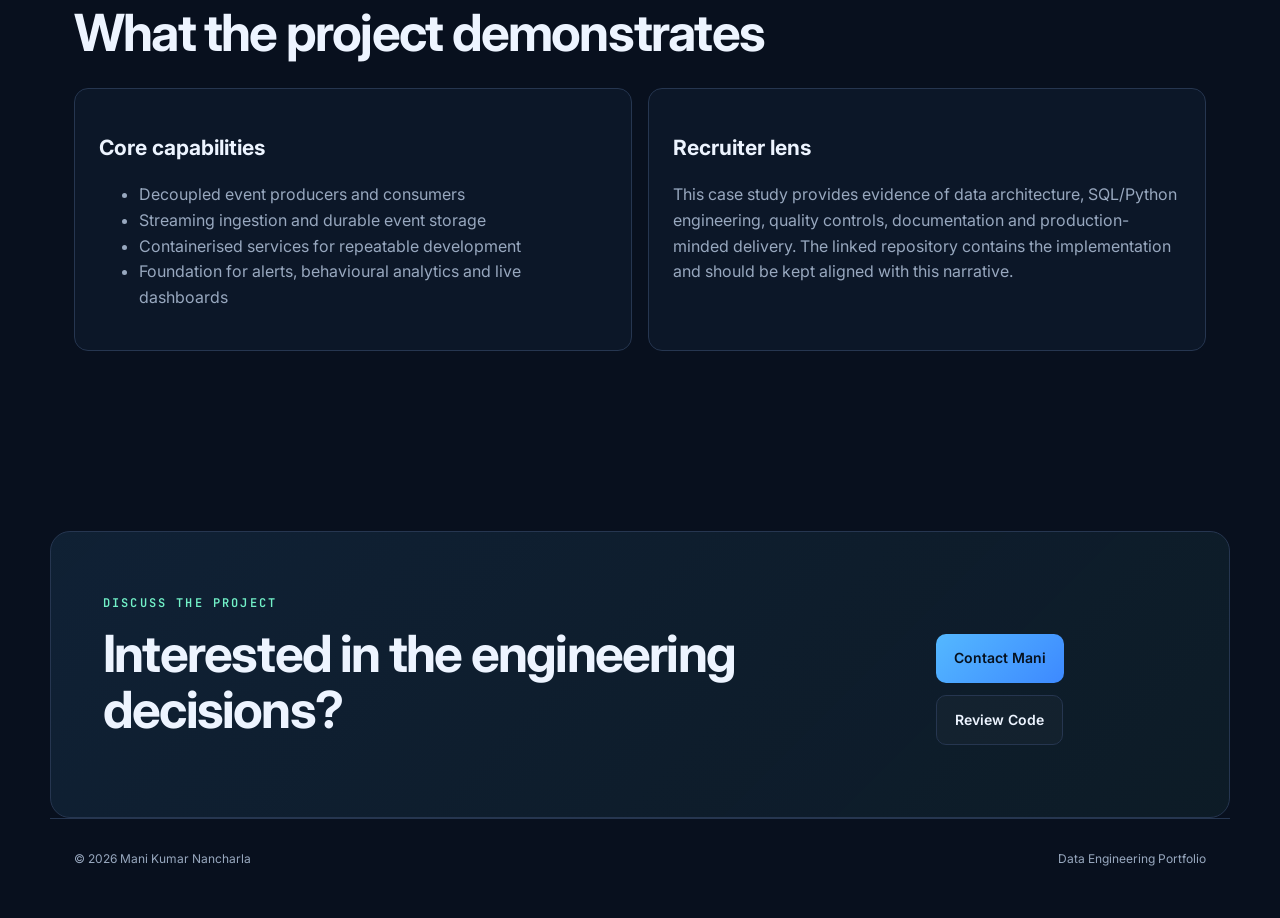
<file: projects/realtime.html>
<!DOCTYPE html><html lang="en"><head><meta charset="UTF-8"><meta name="viewport" content="width=device-width,initial-scale=1"><title>Real-Time Customer Analytics Platform | Mani Kumar Nancharla</title><link rel="preconnect" href="https://fonts.googleapis.com"><link rel="preconnect" href="https://fonts.gstatic.com" crossorigin><link href="https://fonts.googleapis.com/css2?family=Inter:wght@400;500;600;700;800&family=JetBrains+Mono:wght@500&display=swap" rel="stylesheet"><link rel="stylesheet" href="../assets/styles.css"></head><body><div class="grid-bg"></div><header class="site-header"><a class="brand" href="../index.html"><span>MN</span> Mani Kumar Nancharla</a><nav><a href="../index.html#projects">Projects</a><a href="../index.html#contact">Contact</a></nav></header><main><section class="section"><p class="eyebrow">Streaming · Event Processing · Near-Real-Time Analytics</p><h1 style="font-size:clamp(42px,6vw,72px);max-width:950px">Real-Time Customer Analytics Platform</h1><p class="hero-text">An event-driven platform designed to ingest customer activity, process event streams and persist data for operational and analytical use.</p><div class="cta-row"><a class="button primary" href="https://github.com/Mani5920/Real-Time-Customer-Analytics-Platform" target="_blank">View GitHub Repository</a><a class="button" href="../index.html#projects">Back to Projects</a></div></section><section class="section split-section"><div><p class="eyebrow">BUSINESS CONTEXT</p><h2>Why this platform matters</h2></div><div class="body-copy"><p>Enterprise data teams need reliable pathways from source systems to governed analytical outputs. This project is presented as an engineering case study, with emphasis on architecture, maintainability, validation and the decisions required to make data usable.</p><p><strong>Technology stack:</strong> Python · Kafka-compatible messaging · PostgreSQL · Docker</p></div></section><section class="section architecture"><p class="eyebrow">ARCHITECTURE</p><h2>Data flow</h2><div class="pipeline-card" style="transform:none;max-width:900px"><pre><code>Event producers → Message broker → Stream consumer → PostgreSQL → Analytics</code></pre></div></section><section class="section"><p class="eyebrow">ENGINEERING HIGHLIGHTS</p><h2>What the project demonstrates</h2><div class="skill-grid"><article><h3>Core capabilities</h3><ul style="color:var(--muted)"><li>Decoupled event producers and consumers</li><li>Streaming ingestion and durable event storage</li><li>Containerised services for repeatable development</li><li>Foundation for alerts, behavioural analytics and live dashboards</li></ul></article><article><h3>Recruiter lens</h3><p>This case study provides evidence of data architecture, SQL/Python engineering, quality controls, documentation and production-minded delivery. The linked repository contains the implementation and should be kept aligned with this narrative.</p></article></div></section><section class="section resume-panel"><div><p class="eyebrow">DISCUSS THE PROJECT</p><h2>Interested in the engineering decisions?</h2></div><div class="cta-row"><a class="button primary" href="mailto:nmanikumar5920@gmail.com">Contact Mani</a><a class="button" href="https://github.com/Mani5920/Real-Time-Customer-Analytics-Platform" target="_blank">Review Code</a></div></section></main><footer><span>© 2026 Mani Kumar Nancharla</span><span>Data Engineering Portfolio</span></footer></body></html>
</file>
<file: assets/styles.css>
:root{--bg:#08101e;--panel:#0e192b;--panel2:#111f35;--text:#edf4ff;--muted:#98a8bf;--line:#263650;--accent:#54b8ff;--accent2:#72f1c8;--max:1180px}*{box-sizing:border-box}html{scroll-behavior:smooth}body{margin:0;background:var(--bg);color:var(--text);font-family:Inter,system-ui,sans-serif;line-height:1.6}.grid-bg{position:fixed;inset:0;pointer-events:none;background-image:linear-gradient(rgba(84,184,255,.035) 1px,transparent 1px),linear-gradient(90deg,rgba(84,184,255,.035) 1px,transparent 1px);background-size:42px 42px;mask-image:linear-gradient(to bottom,black,transparent 75%)}a{color:inherit;text-decoration:none}.site-header{position:sticky;top:0;z-index:20;display:flex;align-items:center;justify-content:space-between;max-width:var(--max);margin:auto;padding:18px 24px;background:rgba(8,16,30,.88);backdrop-filter:blur(16px);border-bottom:1px solid rgba(255,255,255,.06)}.brand{font-weight:700}.brand span{display:inline-grid;place-items:center;width:34px;height:34px;border-radius:10px;background:linear-gradient(135deg,var(--accent),var(--accent2));color:#07111e;margin-right:10px}.site-header nav{display:flex;gap:24px;color:var(--muted);font-size:14px}.site-header nav a:hover{color:white}.menu-button{display:none;background:none;border:0;color:white;font-size:24px}.section{position:relative;max-width:var(--max);margin:auto;padding:100px 24px}.compact{padding-top:20px;padding-bottom:60px}.hero{min-height:78vh;display:grid;grid-template-columns:1.15fr .85fr;align-items:center;gap:64px}.eyebrow{font:600 12px/1.2 'JetBrains Mono',monospace;letter-spacing:.18em;color:var(--accent2)}h1{font-size:clamp(44px,6vw,76px);line-height:1.04;letter-spacing:-.05em;margin:18px 0 24px}h2{font-size:clamp(32px,4vw,52px);line-height:1.1;letter-spacing:-.035em;margin:14px 0 28px}h3{font-size:21px;line-height:1.3}.hero-text,.body-copy,.contact-section>p{font-size:18px;color:var(--muted);max-width:730px}.cta-row{display:flex;flex-wrap:wrap;gap:12px;margin-top:30px}.button{display:inline-flex;align-items:center;justify-content:center;padding:13px 18px;border:1px solid var(--line);border-radius:10px;background:rgba(255,255,255,.025);font-weight:600;font-size:14px}.button:hover{transform:translateY(-2px);border-color:var(--accent)}.primary{background:linear-gradient(135deg,var(--accent),#3d89ff);color:#06111f;border:0}.trust-row{display:flex;gap:20px;flex-wrap:wrap;margin-top:28px;color:var(--muted);font-size:13px}.trust-row span:before{content:'✓';color:var(--accent2);margin-right:7px}.pipeline-card{border:1px solid var(--line);background:linear-gradient(180deg,rgba(17,31,53,.94),rgba(8,16,30,.94));border-radius:18px;box-shadow:0 30px 80px rgba(0,0,0,.3);overflow:hidden;transform:rotate(1deg)}.terminal-head{height:48px;border-bottom:1px solid var(--line);display:flex;align-items:center;gap:7px;padding:0 16px;color:var(--muted);font-size:12px}.terminal-head i{width:9px;height:9px;border-radius:50%;background:#40506a}.terminal-head span{margin-left:10px}.pipeline-card pre{padding:28px;margin:0;overflow:auto;font:500 13px/1.75 'JetBrains Mono',monospace;color:#dce8f8}.muted{color:var(--accent)}.metrics{display:grid;grid-template-columns:repeat(4,1fr);gap:12px}.metrics article{padding:24px;border-top:1px solid var(--line)}.metrics strong{font-size:32px;display:block;color:var(--accent)}.metrics span{font-size:13px;color:var(--muted)}.split-section{display:grid;grid-template-columns:.85fr 1.15fr;gap:80px;border-top:1px solid var(--line)}.skill-grid,.project-grid{display:grid;grid-template-columns:repeat(2,1fr);gap:16px}.skill-grid article,.project-card{background:rgba(14,25,43,.8);border:1px solid var(--line);border-radius:14px;padding:24px}.skill-grid p,.project-card p{color:var(--muted)}.section-heading{display:flex;justify-content:space-between;align-items:end;gap:20px}.section-heading>a{color:var(--accent)}.project-card{display:flex;gap:20px;min-height:320px}.project-card.featured{grid-column:span 2;min-height:300px;background:linear-gradient(135deg,rgba(84,184,255,.13),rgba(14,25,43,.9))}.project-number{font:500 12px 'JetBrains Mono';color:var(--accent2)}.project-content{display:flex;flex-direction:column}.tagline{font:500 11px 'JetBrains Mono';letter-spacing:.12em;color:var(--accent)!important}.tags{display:flex;flex-wrap:wrap;gap:8px;margin-top:auto}.tags span{padding:6px 9px;border:1px solid var(--line);border-radius:999px;color:#bdd0e9;font-size:11px}.links{display:flex;gap:18px;margin-top:22px;font-weight:600;font-size:14px}.links a{color:var(--accent)}.architecture{border-top:1px solid var(--line);border-bottom:1px solid var(--line)}.flow{display:flex;align-items:center;justify-content:space-between;gap:12px;overflow:auto;padding:20px 0}.flow div{min-width:150px;padding:20px;border:1px solid var(--line);border-radius:12px;background:var(--panel);font-weight:700}.flow small{display:block;margin-top:6px;color:var(--muted);font-weight:400}.flow b{color:var(--accent)}.timeline{margin-top:48px}.timeline article{display:grid;grid-template-columns:180px 1fr;gap:36px;padding:30px 0;border-top:1px solid var(--line)}.timeline time{color:var(--accent);font:500 12px 'JetBrains Mono'}.timeline h3{margin-top:0}.timeline p{color:var(--muted);max-width:760px}.resume-panel{display:flex;align-items:center;justify-content:space-between;gap:40px;background:linear-gradient(135deg,rgba(84,184,255,.1),rgba(114,241,200,.05));border:1px solid var(--line);border-radius:20px;padding:52px;margin-top:80px}.contact-section{text-align:center}.contact-section>*{margin-left:auto;margin-right:auto}.contact-section .cta-row{justify-content:center}.note{font-size:12px!important}footer{max-width:var(--max);margin:auto;padding:30px 24px 50px;border-top:1px solid var(--line);display:flex;justify-content:space-between;color:var(--muted);font-size:12px}@media(max-width:800px){.site-header nav{display:none;position:absolute;top:70px;left:16px;right:16px;flex-direction:column;padding:20px;background:var(--panel);border:1px solid var(--line);border-radius:12px}.site-header nav.open{display:flex}.menu-button{display:block}.hero,.split-section{grid-template-columns:1fr}.hero{padding-top:70px}.metrics{grid-template-columns:repeat(2,1fr)}.skill-grid,.project-grid{grid-template-columns:1fr}.project-card.featured{grid-column:auto}.section{padding-top:72px;padding-bottom:72px}.flow{justify-content:flex-start}.timeline article{grid-template-columns:1fr;gap:4px}.resume-panel{margin:40px 16px 0;flex-direction:column;align-items:flex-start}.section-heading,footer{align-items:flex-start;flex-direction:column}.pipeline-card{transform:none}}
</file>
